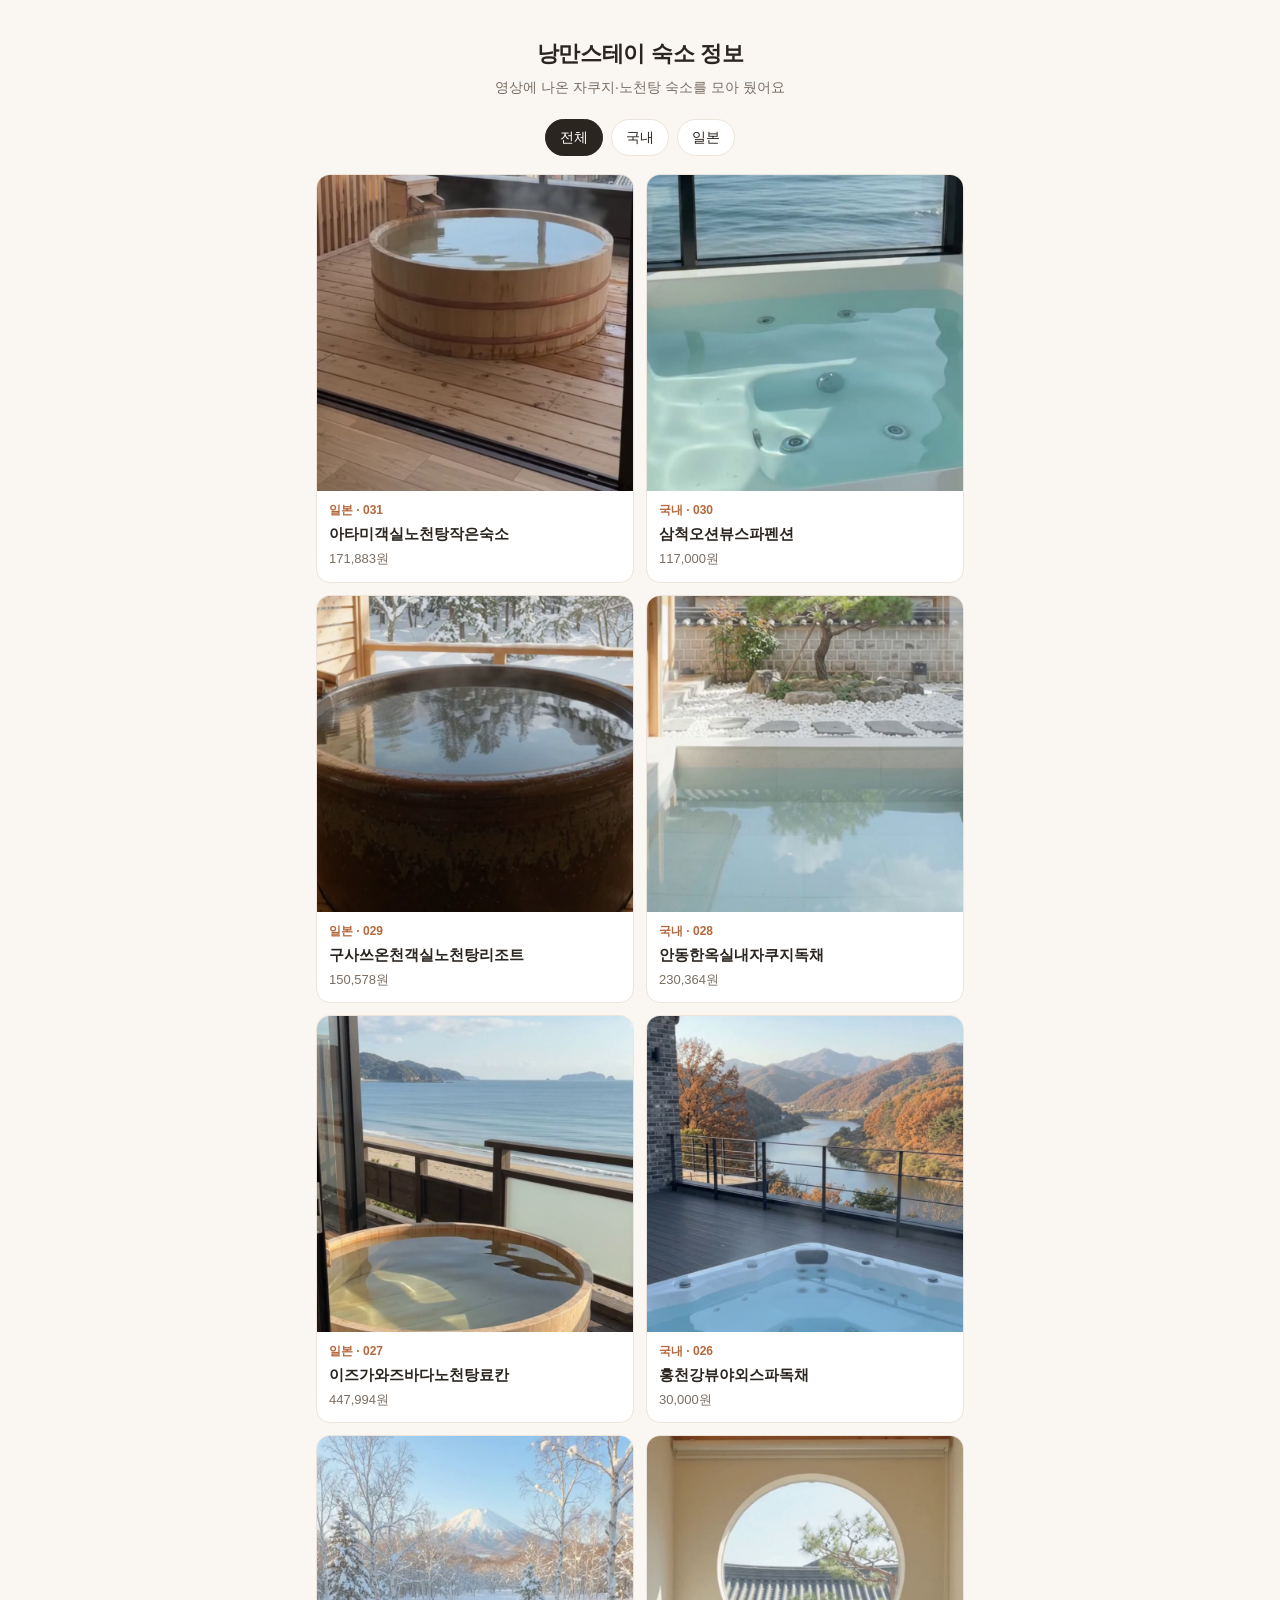
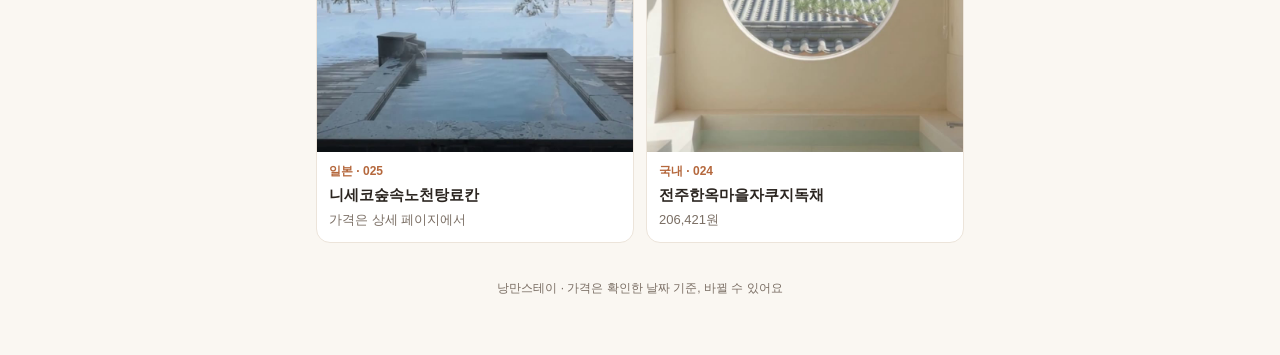
<file: index.html>
<!doctype html><html lang="ko"><head><meta charset="utf-8"><meta name="viewport" content="width=device-width,initial-scale=1"><title>낭만스테이 숙소 정보</title><link rel="stylesheet" href="style.css"></head><body><div class="wrap"><header class="top"><h1>낭만스테이 숙소 정보</h1><p>영상에 나온 자쿠지·노천탕 숙소를 모아 뒀어요</p></header><div class="filters"><button class="on" data-f="all">전체</button><button data-f="kr">국내</button><button data-f="jp">일본</button></div><div class="grid"><a class="card" data-c="jp" href="031.html"><img src="031.jpg" alt="" loading="lazy"><div class="t"><div class="no">일본 · 031</div><div class="nm">아타미객실노천탕작은숙소</div><div class="pr">171,883원</div></div></a><a class="card" data-c="kr" href="030.html"><img src="030.jpg" alt="" loading="lazy"><div class="t"><div class="no">국내 · 030</div><div class="nm">삼척오션뷰스파펜션</div><div class="pr">117,000원</div></div></a><a class="card" data-c="jp" href="029.html"><img src="029.jpg" alt="" loading="lazy"><div class="t"><div class="no">일본 · 029</div><div class="nm">구사쓰온천객실노천탕리조트</div><div class="pr">150,578원</div></div></a><a class="card" data-c="kr" href="028.html"><img src="028.jpg" alt="" loading="lazy"><div class="t"><div class="no">국내 · 028</div><div class="nm">안동한옥실내자쿠지독채</div><div class="pr">230,364원</div></div></a><a class="card" data-c="jp" href="027.html"><img src="027.jpg" alt="" loading="lazy"><div class="t"><div class="no">일본 · 027</div><div class="nm">이즈가와즈바다노천탕료칸</div><div class="pr">447,994원</div></div></a><a class="card" data-c="kr" href="026.html"><img src="026.jpg" alt="" loading="lazy"><div class="t"><div class="no">국내 · 026</div><div class="nm">홍천강뷰야외스파독채</div><div class="pr">30,000원</div></div></a><a class="card" data-c="jp" href="025.html"><img src="025.jpg" alt="" loading="lazy"><div class="t"><div class="no">일본 · 025</div><div class="nm">니세코숲속노천탕료칸</div><div class="pr">가격은 상세 페이지에서</div></div></a><a class="card" data-c="kr" href="024.html"><img src="024.jpg" alt="" loading="lazy"><div class="t"><div class="no">국내 · 024</div><div class="nm">전주한옥마을자쿠지독채</div><div class="pr">206,421원</div></div></a></div><footer>낭만스테이 · 가격은 확인한 날짜 기준, 바뀔 수 있어요</footer></div><script>document.querySelectorAll(".filters button").forEach(b=>b.onclick=()=>{document.querySelectorAll(".filters button").forEach(x=>x.classList.remove("on"));b.classList.add("on");document.querySelectorAll(".card").forEach(c=>c.hidden=!(b.dataset.f=="all"||c.dataset.c==b.dataset.f))})</script></body></html>
</file>
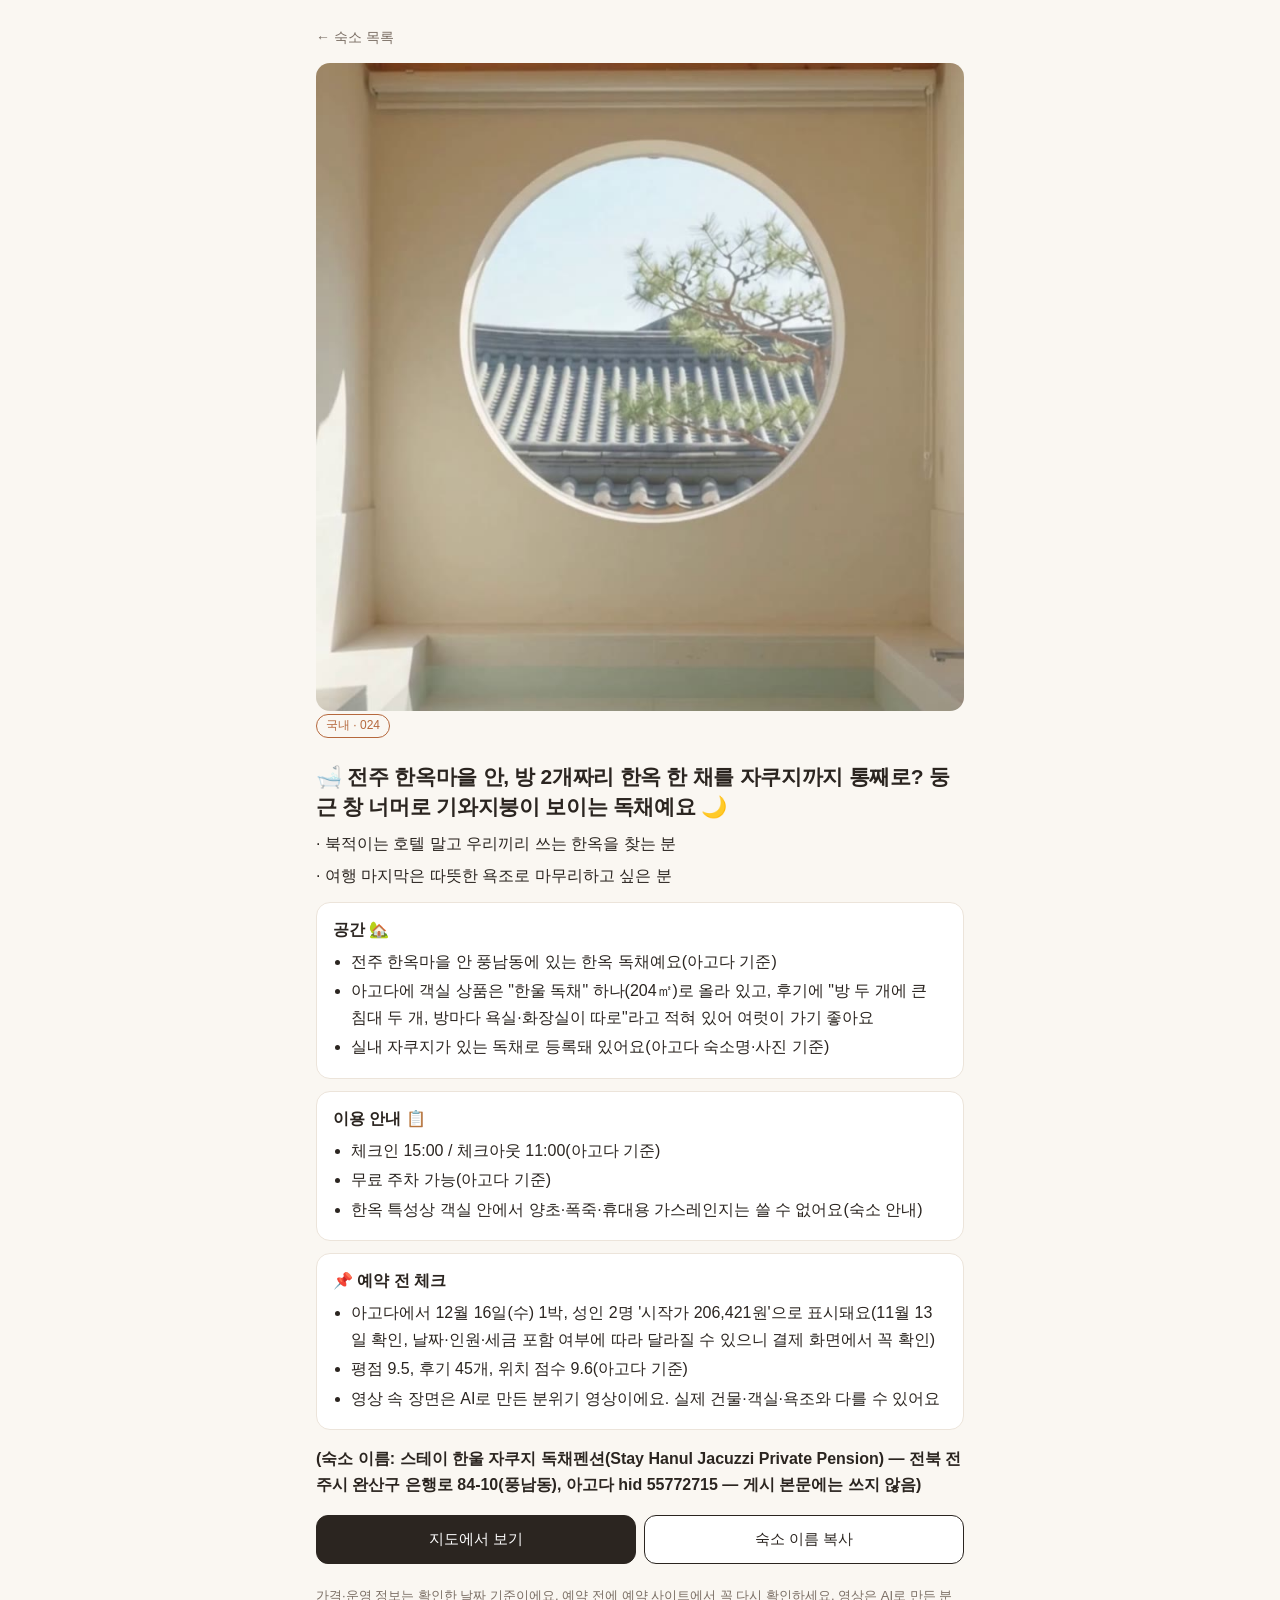
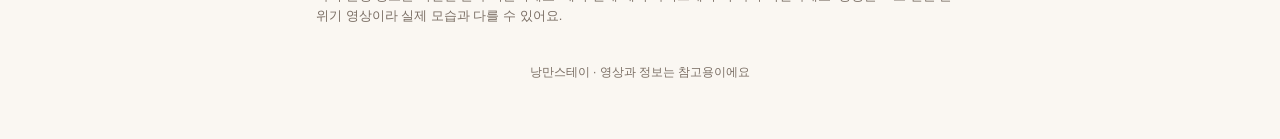
<file: 024.html>
<!doctype html><html lang="ko"><head><meta charset="utf-8"><meta name="viewport" content="width=device-width,initial-scale=1"><title>전주한옥마을자쿠지독채</title><link rel="stylesheet" href="style.css"></head><body><div class="wrap"><a class="back" href="./">← 숙소 목록</a><img class="hero" src="024.jpg" alt=""><div class="detail"><span class="tag">국내 · 024</span><h1>🛁 전주 한옥마을 안, 방 2개짜리 한옥 한 채를 자쿠지까지 통째로? 둥근 창 너머로 기와지붕이 보이는 독채예요 🌙</h1><div class="lead"><p>· 북적이는 호텔 말고 우리끼리 쓰는 한옥을 찾는 분</p><p>· 여행 마지막은 따뜻한 욕조로 마무리하고 싶은 분</p></div><div class="sec"><h2>공간 🏡</h2><ul><li>전주 한옥마을 안 풍남동에 있는 한옥 독채예요(아고다 기준)</li><li>아고다에 객실 상품은 &quot;한울 독채&quot; 하나(204㎡)로 올라 있고, 후기에 &quot;방 두 개에 큰 침대 두 개, 방마다 욕실·화장실이 따로&quot;라고 적혀 있어 여럿이 가기 좋아요</li><li>실내 자쿠지가 있는 독채로 등록돼 있어요(아고다 숙소명·사진 기준)</li></ul></div><div class="sec"><h2>이용 안내 📋</h2><ul><li>체크인 15:00 / 체크아웃 11:00(아고다 기준)</li><li>무료 주차 가능(아고다 기준)</li><li>한옥 특성상 객실 안에서 양초·폭죽·휴대용 가스레인지는 쓸 수 없어요(숙소 안내)</li></ul></div><div class="sec"><h2>📌 예약 전 체크</h2><ul><li>아고다에서 12월 16일(수) 1박, 성인 2명 &#x27;시작가 206,421원&#x27;으로 표시돼요(11월 13일 확인, 날짜·인원·세금 포함 여부에 따라 달라질 수 있으니 결제 화면에서 꼭 확인)</li><li>평점 9.5, 후기 45개, 위치 점수 9.6(아고다 기준)</li><li>영상 속 장면은 AI로 만든 분위기 영상이에요. 실제 건물·객실·욕조와 다를 수 있어요</li></ul></div><p class="close">(숙소 이름: 스테이 한울 자쿠지 독채펜션(Stay Hanul Jacuzzi Private Pension) — 전북 전주시 완산구 은행로 84-10(풍남동), 아고다 hid 55772715 — 게시 본문에는 쓰지 않음)</p><div class="btns"><a class="main" href="https://www.google.com/maps/search/?api=1&query=%EC%A0%84%EC%A3%BC%20%ED%95%9C%EC%98%A5%EB%A7%88%EC%9D%84%20%ED%95%9C%EC%9A%B8%20%EB%8F%85%EC%B1%84" target="_blank" rel="noopener">지도에서 보기</a><button onclick="navigator.clipboard.writeText(this.dataset.n);this.textContent='복사했어요'" data-n="전주 한옥마을 한울 독채">숙소 이름 복사</button></div><p class="note">가격·운영 정보는 확인한 날짜 기준이에요. 예약 전에 예약 사이트에서 꼭 다시 확인하세요. 영상은 AI로 만든 분위기 영상이라 실제 모습과 다를 수 있어요.</p></div><footer>낭만스테이 · 영상과 정보는 참고용이에요</footer></div></body></html>
</file>
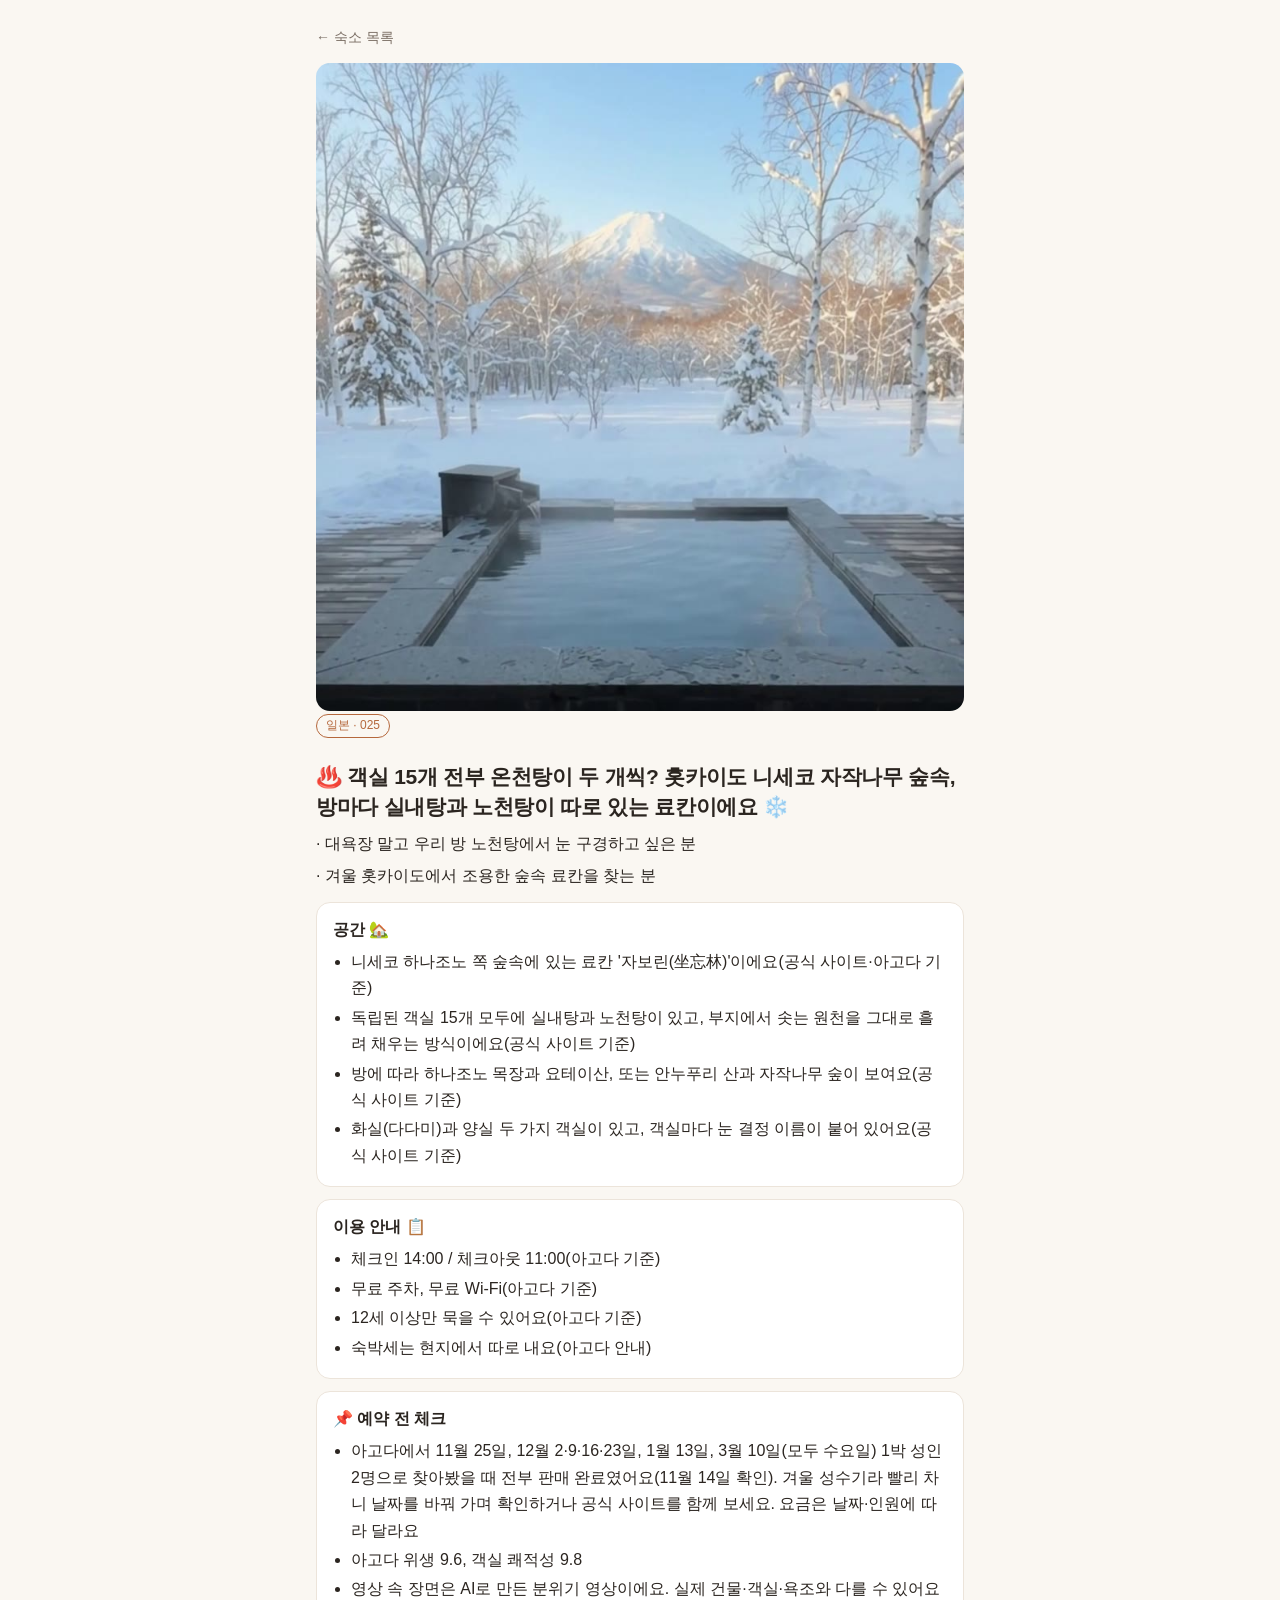
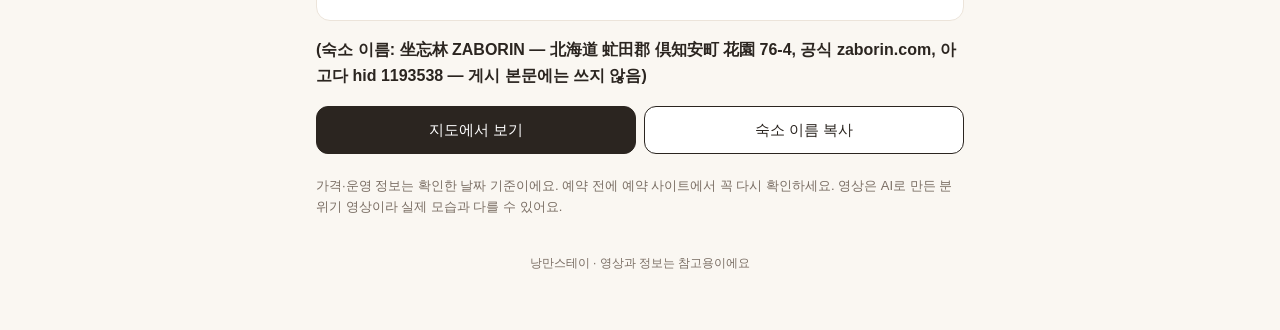
<file: 025.html>
<!doctype html><html lang="ko"><head><meta charset="utf-8"><meta name="viewport" content="width=device-width,initial-scale=1"><title>니세코숲속노천탕료칸</title><link rel="stylesheet" href="style.css"></head><body><div class="wrap"><a class="back" href="./">← 숙소 목록</a><img class="hero" src="025.jpg" alt=""><div class="detail"><span class="tag">일본 · 025</span><h1>♨️ 객실 15개 전부 온천탕이 두 개씩? 홋카이도 니세코 자작나무 숲속, 방마다 실내탕과 노천탕이 따로 있는 료칸이에요 ❄️</h1><div class="lead"><p>· 대욕장 말고 우리 방 노천탕에서 눈 구경하고 싶은 분</p><p>· 겨울 홋카이도에서 조용한 숲속 료칸을 찾는 분</p></div><div class="sec"><h2>공간 🏡</h2><ul><li>니세코 하나조노 쪽 숲속에 있는 료칸 &#x27;자보린(坐忘林)&#x27;이에요(공식 사이트·아고다 기준)</li><li>독립된 객실 15개 모두에 실내탕과 노천탕이 있고, 부지에서 솟는 원천을 그대로 흘려 채우는 방식이에요(공식 사이트 기준)</li><li>방에 따라 하나조노 목장과 요테이산, 또는 안누푸리 산과 자작나무 숲이 보여요(공식 사이트 기준)</li><li>화실(다다미)과 양실 두 가지 객실이 있고, 객실마다 눈 결정 이름이 붙어 있어요(공식 사이트 기준)</li></ul></div><div class="sec"><h2>이용 안내 📋</h2><ul><li>체크인 14:00 / 체크아웃 11:00(아고다 기준)</li><li>무료 주차, 무료 Wi-Fi(아고다 기준)</li><li>12세 이상만 묵을 수 있어요(아고다 기준)</li><li>숙박세는 현지에서 따로 내요(아고다 안내)</li></ul></div><div class="sec"><h2>📌 예약 전 체크</h2><ul><li>아고다에서 11월 25일, 12월 2·9·16·23일, 1월 13일, 3월 10일(모두 수요일) 1박 성인 2명으로 찾아봤을 때 전부 판매 완료였어요(11월 14일 확인). 겨울 성수기라 빨리 차니 날짜를 바꿔 가며 확인하거나 공식 사이트를 함께 보세요. 요금은 날짜·인원에 따라 달라요</li><li>아고다 위생 9.6, 객실 쾌적성 9.8</li><li>영상 속 장면은 AI로 만든 분위기 영상이에요. 실제 건물·객실·욕조와 다를 수 있어요</li></ul></div><p class="close">(숙소 이름: 坐忘林 ZABORIN — 北海道 虻田郡 倶知安町 花園 76-4, 공식 zaborin.com, 아고다 hid 1193538 — 게시 본문에는 쓰지 않음)</p><div class="btns"><a class="main" href="https://www.google.com/maps/search/?api=1&query=%EC%9E%90%EB%B3%B4%EB%A6%B0%28%E5%9D%90%E5%BF%98%E6%9E%97%29" target="_blank" rel="noopener">지도에서 보기</a><button onclick="navigator.clipboard.writeText(this.dataset.n);this.textContent='복사했어요'" data-n="자보린(坐忘林)">숙소 이름 복사</button></div><p class="note">가격·운영 정보는 확인한 날짜 기준이에요. 예약 전에 예약 사이트에서 꼭 다시 확인하세요. 영상은 AI로 만든 분위기 영상이라 실제 모습과 다를 수 있어요.</p></div><footer>낭만스테이 · 영상과 정보는 참고용이에요</footer></div></body></html>
</file>
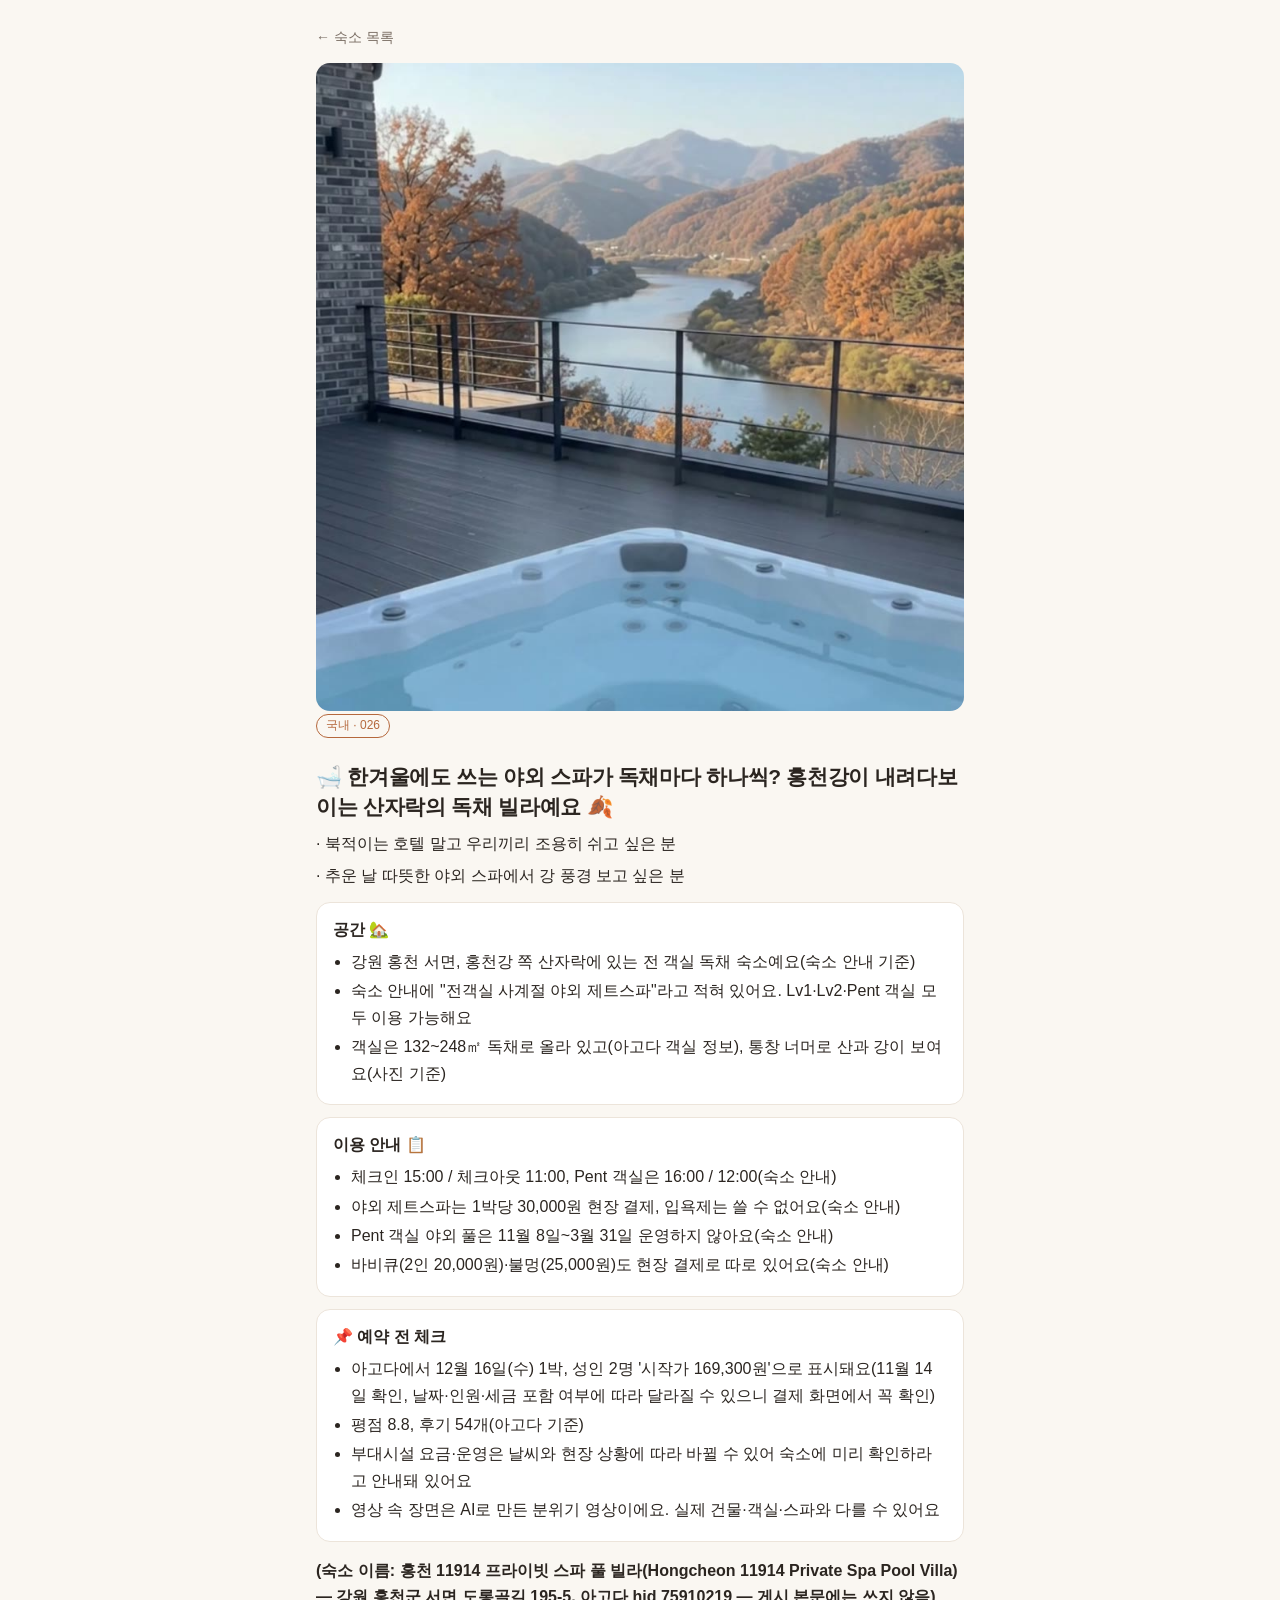
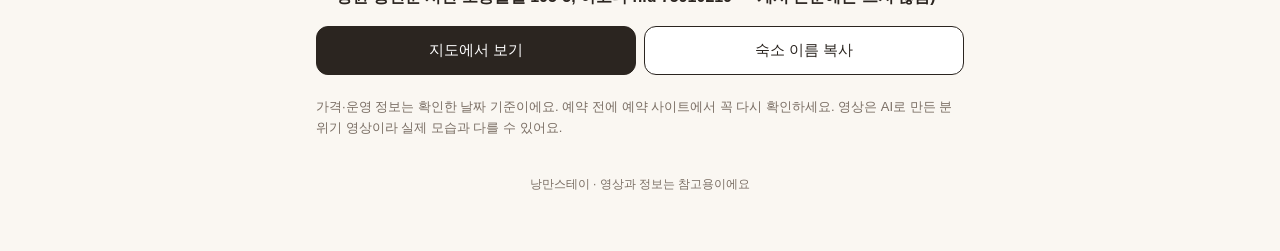
<file: 026.html>
<!doctype html><html lang="ko"><head><meta charset="utf-8"><meta name="viewport" content="width=device-width,initial-scale=1"><title>홍천강뷰야외스파독채</title><link rel="stylesheet" href="style.css"></head><body><div class="wrap"><a class="back" href="./">← 숙소 목록</a><img class="hero" src="026.jpg" alt=""><div class="detail"><span class="tag">국내 · 026</span><h1>🛁 한겨울에도 쓰는 야외 스파가 독채마다 하나씩? 홍천강이 내려다보이는 산자락의 독채 빌라예요 🍂</h1><div class="lead"><p>· 북적이는 호텔 말고 우리끼리 조용히 쉬고 싶은 분</p><p>· 추운 날 따뜻한 야외 스파에서 강 풍경 보고 싶은 분</p></div><div class="sec"><h2>공간 🏡</h2><ul><li>강원 홍천 서면, 홍천강 쪽 산자락에 있는 전 객실 독채 숙소예요(숙소 안내 기준)</li><li>숙소 안내에 &quot;전객실 사계절 야외 제트스파&quot;라고 적혀 있어요. Lv1·Lv2·Pent 객실 모두 이용 가능해요</li><li>객실은 132~248㎡ 독채로 올라 있고(아고다 객실 정보), 통창 너머로 산과 강이 보여요(사진 기준)</li></ul></div><div class="sec"><h2>이용 안내 📋</h2><ul><li>체크인 15:00 / 체크아웃 11:00, Pent 객실은 16:00 / 12:00(숙소 안내)</li><li>야외 제트스파는 1박당 30,000원 현장 결제, 입욕제는 쓸 수 없어요(숙소 안내)</li><li>Pent 객실 야외 풀은 11월 8일~3월 31일 운영하지 않아요(숙소 안내)</li><li>바비큐(2인 20,000원)·불멍(25,000원)도 현장 결제로 따로 있어요(숙소 안내)</li></ul></div><div class="sec"><h2>📌 예약 전 체크</h2><ul><li>아고다에서 12월 16일(수) 1박, 성인 2명 &#x27;시작가 169,300원&#x27;으로 표시돼요(11월 14일 확인, 날짜·인원·세금 포함 여부에 따라 달라질 수 있으니 결제 화면에서 꼭 확인)</li><li>평점 8.8, 후기 54개(아고다 기준)</li><li>부대시설 요금·운영은 날씨와 현장 상황에 따라 바뀔 수 있어 숙소에 미리 확인하라고 안내돼 있어요</li><li>영상 속 장면은 AI로 만든 분위기 영상이에요. 실제 건물·객실·스파와 다를 수 있어요</li></ul></div><p class="close">(숙소 이름: 홍천 11914 프라이빗 스파 풀 빌라(Hongcheon 11914 Private Spa Pool Villa) — 강원 홍천군 서면 도롱골길 195-5, 아고다 hid 75910219 — 게시 본문에는 쓰지 않음)</p><div class="btns"><a class="main" href="https://www.google.com/maps/search/?api=1&query=%ED%99%8D%EC%B2%9C%2011914%20%ED%94%84%EB%9D%BC%EC%9D%B4%EB%B9%97%20%EC%8A%A4%ED%8C%8C%20%ED%92%80%20%EB%B9%8C%EB%9D%BC" target="_blank" rel="noopener">지도에서 보기</a><button onclick="navigator.clipboard.writeText(this.dataset.n);this.textContent='복사했어요'" data-n="홍천 11914 프라이빗 스파 풀 빌라">숙소 이름 복사</button></div><p class="note">가격·운영 정보는 확인한 날짜 기준이에요. 예약 전에 예약 사이트에서 꼭 다시 확인하세요. 영상은 AI로 만든 분위기 영상이라 실제 모습과 다를 수 있어요.</p></div><footer>낭만스테이 · 영상과 정보는 참고용이에요</footer></div></body></html>
</file>
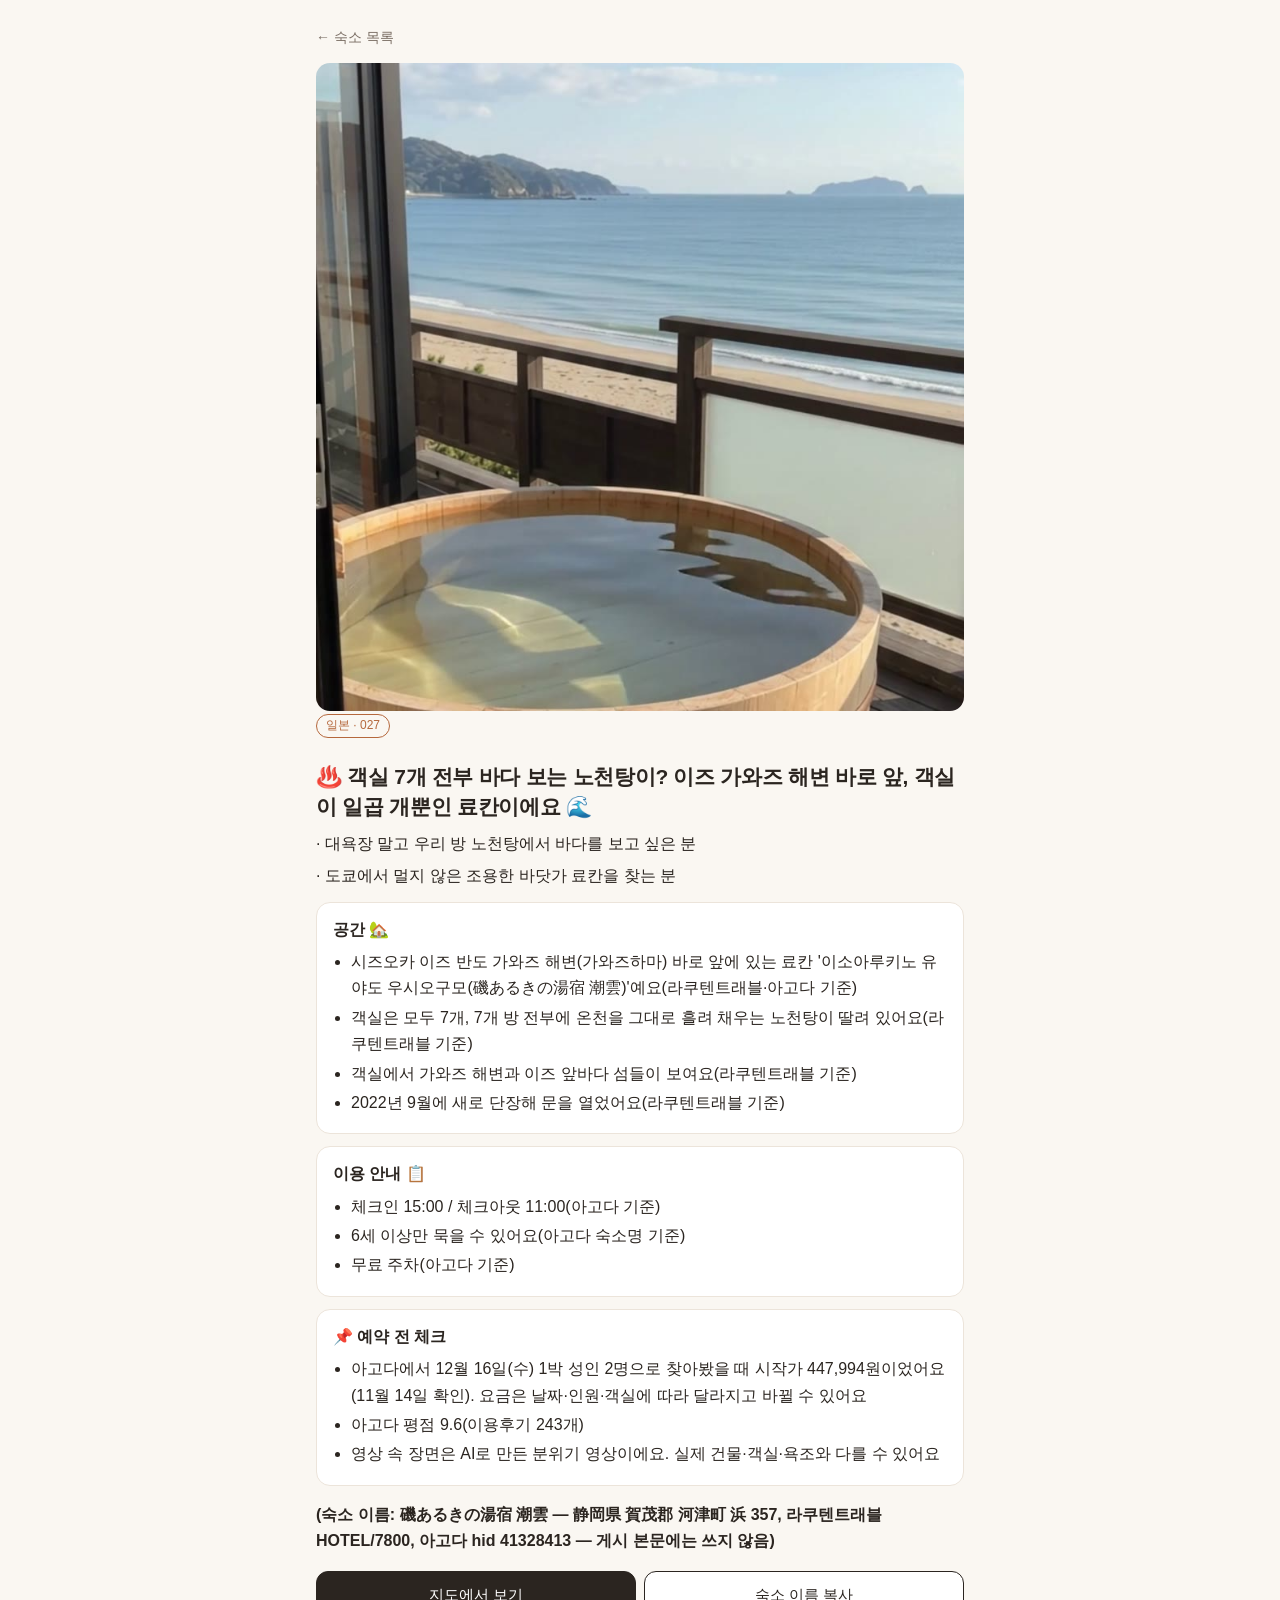
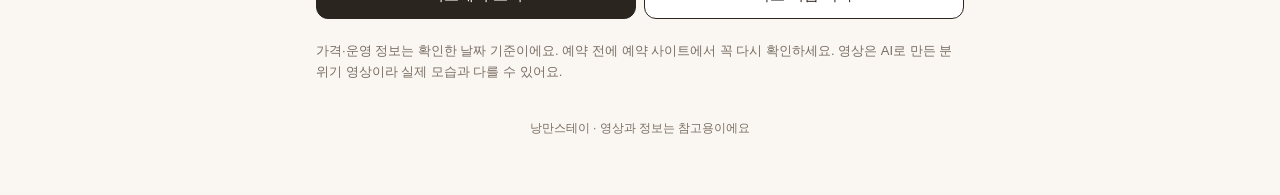
<file: 027.html>
<!doctype html><html lang="ko"><head><meta charset="utf-8"><meta name="viewport" content="width=device-width,initial-scale=1"><title>이즈가와즈바다노천탕료칸</title><link rel="stylesheet" href="style.css"></head><body><div class="wrap"><a class="back" href="./">← 숙소 목록</a><img class="hero" src="027.jpg" alt=""><div class="detail"><span class="tag">일본 · 027</span><h1>♨️ 객실 7개 전부 바다 보는 노천탕이? 이즈 가와즈 해변 바로 앞, 객실이 일곱 개뿐인 료칸이에요 🌊</h1><div class="lead"><p>· 대욕장 말고 우리 방 노천탕에서 바다를 보고 싶은 분</p><p>· 도쿄에서 멀지 않은 조용한 바닷가 료칸을 찾는 분</p></div><div class="sec"><h2>공간 🏡</h2><ul><li>시즈오카 이즈 반도 가와즈 해변(가와즈하마) 바로 앞에 있는 료칸 &#x27;이소아루키노 유야도 우시오구모(磯あるきの湯宿 潮雲)&#x27;예요(라쿠텐트래블·아고다 기준)</li><li>객실은 모두 7개, 7개 방 전부에 온천을 그대로 흘려 채우는 노천탕이 딸려 있어요(라쿠텐트래블 기준)</li><li>객실에서 가와즈 해변과 이즈 앞바다 섬들이 보여요(라쿠텐트래블 기준)</li><li>2022년 9월에 새로 단장해 문을 열었어요(라쿠텐트래블 기준)</li></ul></div><div class="sec"><h2>이용 안내 📋</h2><ul><li>체크인 15:00 / 체크아웃 11:00(아고다 기준)</li><li>6세 이상만 묵을 수 있어요(아고다 숙소명 기준)</li><li>무료 주차(아고다 기준)</li></ul></div><div class="sec"><h2>📌 예약 전 체크</h2><ul><li>아고다에서 12월 16일(수) 1박 성인 2명으로 찾아봤을 때 시작가 447,994원이었어요(11월 14일 확인). 요금은 날짜·인원·객실에 따라 달라지고 바뀔 수 있어요</li><li>아고다 평점 9.6(이용후기 243개)</li><li>영상 속 장면은 AI로 만든 분위기 영상이에요. 실제 건물·객실·욕조와 다를 수 있어요</li></ul></div><p class="close">(숙소 이름: 磯あるきの湯宿 潮雲 — 静岡県 賀茂郡 河津町 浜 357, 라쿠텐트래블 HOTEL/7800, 아고다 hid 41328413 — 게시 본문에는 쓰지 않음)</p><div class="btns"><a class="main" href="https://www.google.com/maps/search/?api=1&query=%EC%9D%B4%EC%86%8C%EC%95%84%EB%A3%A8%ED%82%A4%EB%85%B8%20%EC%9C%A0%EC%95%BC%EB%8F%84%20%EC%9A%B0%EC%8B%9C%EC%98%A4%EA%B5%AC%EB%AA%A8%28%E7%A3%AF%E3%81%82%E3%82%8B%E3%81%8D%E3%81%AE%E6%B9%AF%E5%AE%BF%20%E6%BD%AE%E9%9B%B2%29" target="_blank" rel="noopener">지도에서 보기</a><button onclick="navigator.clipboard.writeText(this.dataset.n);this.textContent='복사했어요'" data-n="이소아루키노 유야도 우시오구모(磯あるきの湯宿 潮雲)">숙소 이름 복사</button></div><p class="note">가격·운영 정보는 확인한 날짜 기준이에요. 예약 전에 예약 사이트에서 꼭 다시 확인하세요. 영상은 AI로 만든 분위기 영상이라 실제 모습과 다를 수 있어요.</p></div><footer>낭만스테이 · 영상과 정보는 참고용이에요</footer></div></body></html>
</file>
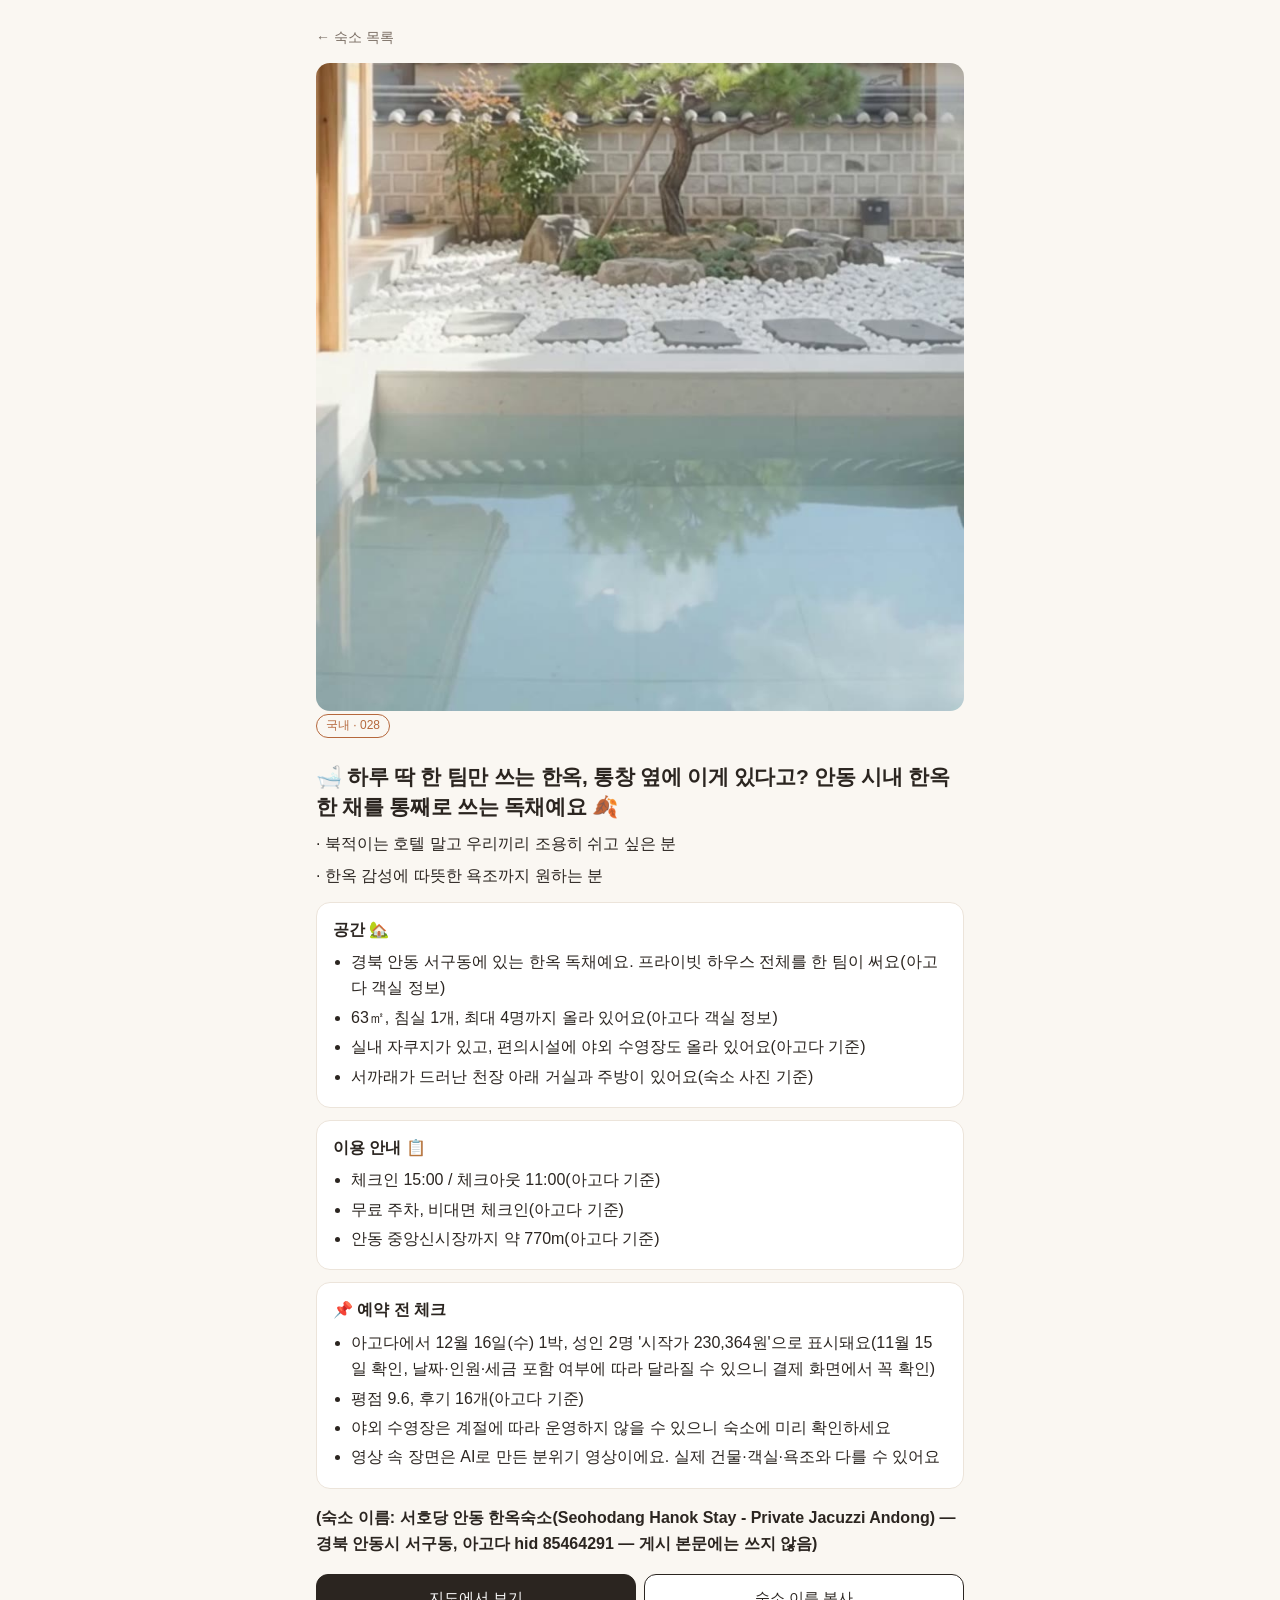
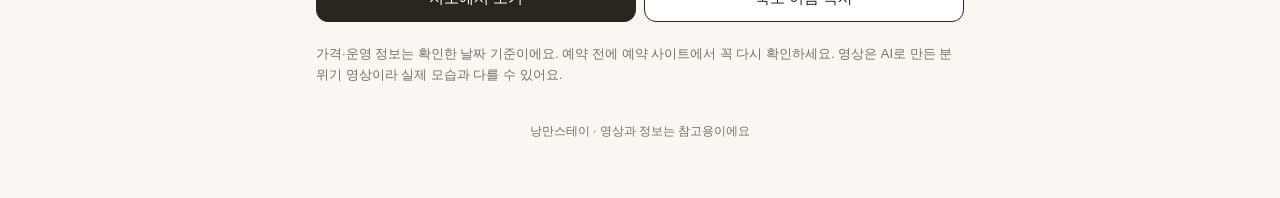
<file: 028.html>
<!doctype html><html lang="ko"><head><meta charset="utf-8"><meta name="viewport" content="width=device-width,initial-scale=1"><title>안동한옥실내자쿠지독채</title><link rel="stylesheet" href="style.css"></head><body><div class="wrap"><a class="back" href="./">← 숙소 목록</a><img class="hero" src="028.jpg" alt=""><div class="detail"><span class="tag">국내 · 028</span><h1>🛁 하루 딱 한 팀만 쓰는 한옥, 통창 옆에 이게 있다고? 안동 시내 한옥 한 채를 통째로 쓰는 독채예요 🍂</h1><div class="lead"><p>· 북적이는 호텔 말고 우리끼리 조용히 쉬고 싶은 분</p><p>· 한옥 감성에 따뜻한 욕조까지 원하는 분</p></div><div class="sec"><h2>공간 🏡</h2><ul><li>경북 안동 서구동에 있는 한옥 독채예요. 프라이빗 하우스 전체를 한 팀이 써요(아고다 객실 정보)</li><li>63㎡, 침실 1개, 최대 4명까지 올라 있어요(아고다 객실 정보)</li><li>실내 자쿠지가 있고, 편의시설에 야외 수영장도 올라 있어요(아고다 기준)</li><li>서까래가 드러난 천장 아래 거실과 주방이 있어요(숙소 사진 기준)</li></ul></div><div class="sec"><h2>이용 안내 📋</h2><ul><li>체크인 15:00 / 체크아웃 11:00(아고다 기준)</li><li>무료 주차, 비대면 체크인(아고다 기준)</li><li>안동 중앙신시장까지 약 770m(아고다 기준)</li></ul></div><div class="sec"><h2>📌 예약 전 체크</h2><ul><li>아고다에서 12월 16일(수) 1박, 성인 2명 &#x27;시작가 230,364원&#x27;으로 표시돼요(11월 15일 확인, 날짜·인원·세금 포함 여부에 따라 달라질 수 있으니 결제 화면에서 꼭 확인)</li><li>평점 9.6, 후기 16개(아고다 기준)</li><li>야외 수영장은 계절에 따라 운영하지 않을 수 있으니 숙소에 미리 확인하세요</li><li>영상 속 장면은 AI로 만든 분위기 영상이에요. 실제 건물·객실·욕조와 다를 수 있어요</li></ul></div><p class="close">(숙소 이름: 서호당 안동 한옥숙소(Seohodang Hanok Stay - Private Jacuzzi Andong) — 경북 안동시 서구동, 아고다 hid 85464291 — 게시 본문에는 쓰지 않음)</p><div class="btns"><a class="main" href="https://www.google.com/maps/search/?api=1&query=%EC%84%9C%ED%98%B8%EB%8B%B9%20%ED%95%9C%EC%98%A5%20%EB%8F%85%EC%B1%84%28Seohodang%20Hanok%20Stay%29" target="_blank" rel="noopener">지도에서 보기</a><button onclick="navigator.clipboard.writeText(this.dataset.n);this.textContent='복사했어요'" data-n="서호당 한옥 독채(Seohodang Hanok Stay)">숙소 이름 복사</button></div><p class="note">가격·운영 정보는 확인한 날짜 기준이에요. 예약 전에 예약 사이트에서 꼭 다시 확인하세요. 영상은 AI로 만든 분위기 영상이라 실제 모습과 다를 수 있어요.</p></div><footer>낭만스테이 · 영상과 정보는 참고용이에요</footer></div></body></html>
</file>
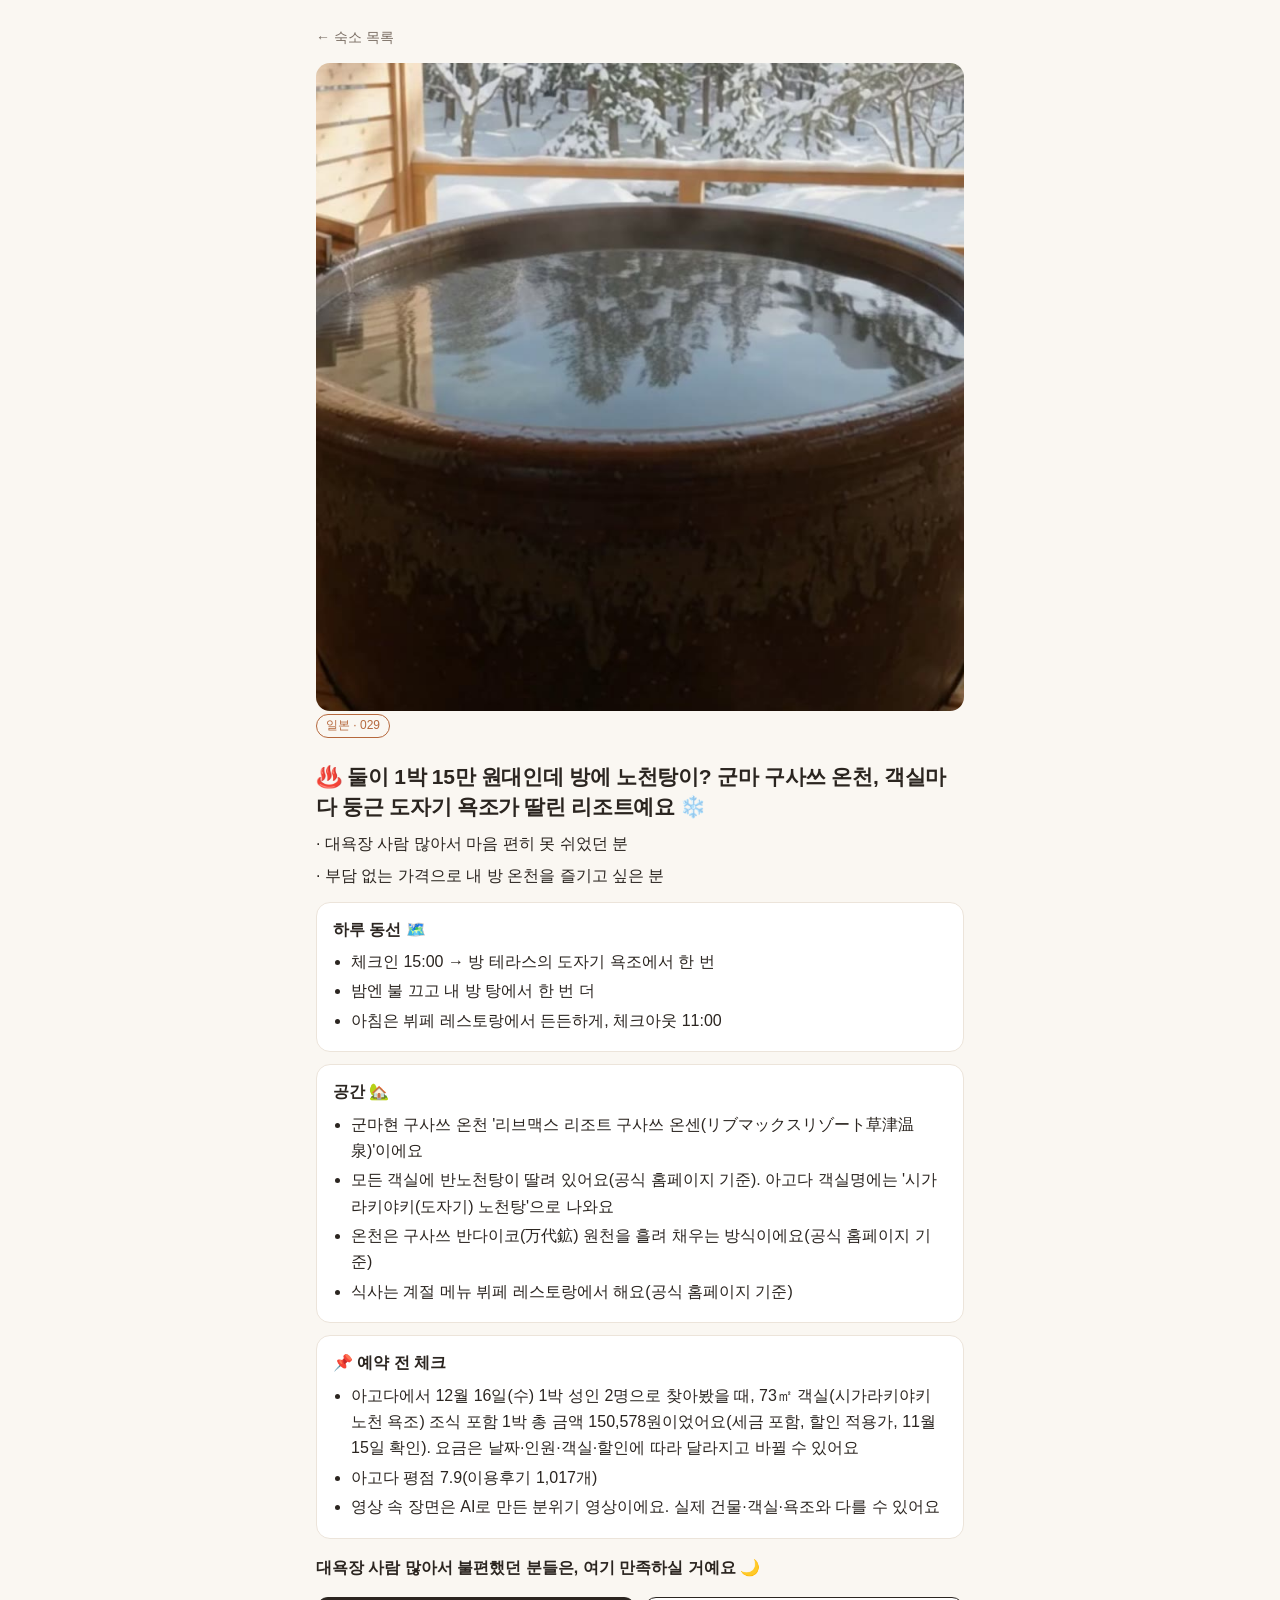
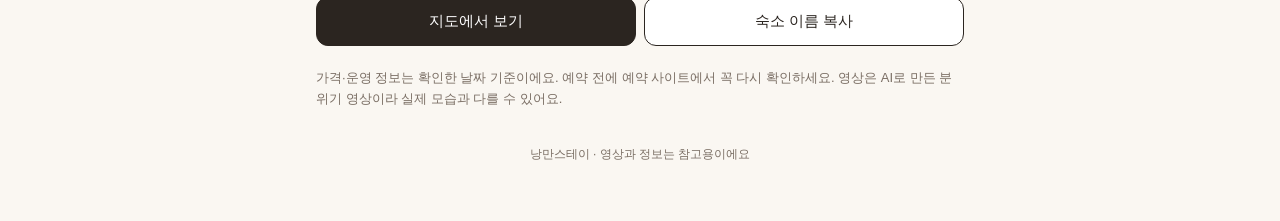
<file: 029.html>
<!doctype html><html lang="ko"><head><meta charset="utf-8"><meta name="viewport" content="width=device-width,initial-scale=1"><title>구사쓰온천객실노천탕리조트</title><link rel="stylesheet" href="style.css"></head><body><div class="wrap"><a class="back" href="./">← 숙소 목록</a><img class="hero" src="029.jpg" alt=""><div class="detail"><span class="tag">일본 · 029</span><h1>♨️ 둘이 1박 15만 원대인데 방에 노천탕이? 군마 구사쓰 온천, 객실마다 둥근 도자기 욕조가 딸린 리조트예요 ❄️</h1><div class="lead"><p>· 대욕장 사람 많아서 마음 편히 못 쉬었던 분</p><p>· 부담 없는 가격으로 내 방 온천을 즐기고 싶은 분</p></div><div class="sec"><h2>하루 동선 🗺️</h2><ul><li>체크인 15:00 → 방 테라스의 도자기 욕조에서 한 번</li><li>밤엔 불 끄고 내 방 탕에서 한 번 더</li><li>아침은 뷔페 레스토랑에서 든든하게, 체크아웃 11:00</li></ul></div><div class="sec"><h2>공간 🏡</h2><ul><li>군마현 구사쓰 온천 &#x27;리브맥스 리조트 구사쓰 온센(リブマックスリゾート草津温泉)&#x27;이에요</li><li>모든 객실에 반노천탕이 딸려 있어요(공식 홈페이지 기준). 아고다 객실명에는 &#x27;시가라키야키(도자기) 노천탕&#x27;으로 나와요</li><li>온천은 구사쓰 반다이코(万代鉱) 원천을 흘려 채우는 방식이에요(공식 홈페이지 기준)</li><li>식사는 계절 메뉴 뷔페 레스토랑에서 해요(공식 홈페이지 기준)</li></ul></div><div class="sec"><h2>📌 예약 전 체크</h2><ul><li>아고다에서 12월 16일(수) 1박 성인 2명으로 찾아봤을 때, 73㎡ 객실(시가라키야키 노천 욕조) 조식 포함 1박 총 금액 150,578원이었어요(세금 포함, 할인 적용가, 11월 15일 확인). 요금은 날짜·인원·객실·할인에 따라 달라지고 바뀔 수 있어요</li><li>아고다 평점 7.9(이용후기 1,017개)</li><li>영상 속 장면은 AI로 만든 분위기 영상이에요. 실제 건물·객실·욕조와 다를 수 있어요</li></ul></div><p class="close">대욕장 사람 많아서 불편했던 분들은, 여기 만족하실 거예요 🌙</p><div class="btns"><a class="main" href="https://www.google.com/maps/search/?api=1&query=%EB%A6%AC%EB%B8%8C%EB%A7%A5%EC%8A%A4%20%EB%A6%AC%EC%A1%B0%ED%8A%B8%20%EA%B5%AC%EC%82%AC%EC%93%B0%20%EC%98%A8%EC%84%BC%28%E3%83%AA%E3%83%96%E3%83%9E%E3%83%83%E3%82%AF%E3%82%B9%E3%83%AA%E3%82%BE%E3%83%BC%E3%83%88%E8%8D%89%E6%B4%A5%E6%B8%A9%E6%B3%89%29" target="_blank" rel="noopener">지도에서 보기</a><button onclick="navigator.clipboard.writeText(this.dataset.n);this.textContent='복사했어요'" data-n="리브맥스 리조트 구사쓰 온센(リブマックスリゾート草津温泉)">숙소 이름 복사</button></div><p class="note">가격·운영 정보는 확인한 날짜 기준이에요. 예약 전에 예약 사이트에서 꼭 다시 확인하세요. 영상은 AI로 만든 분위기 영상이라 실제 모습과 다를 수 있어요.</p></div><footer>낭만스테이 · 영상과 정보는 참고용이에요</footer></div></body></html>
</file>
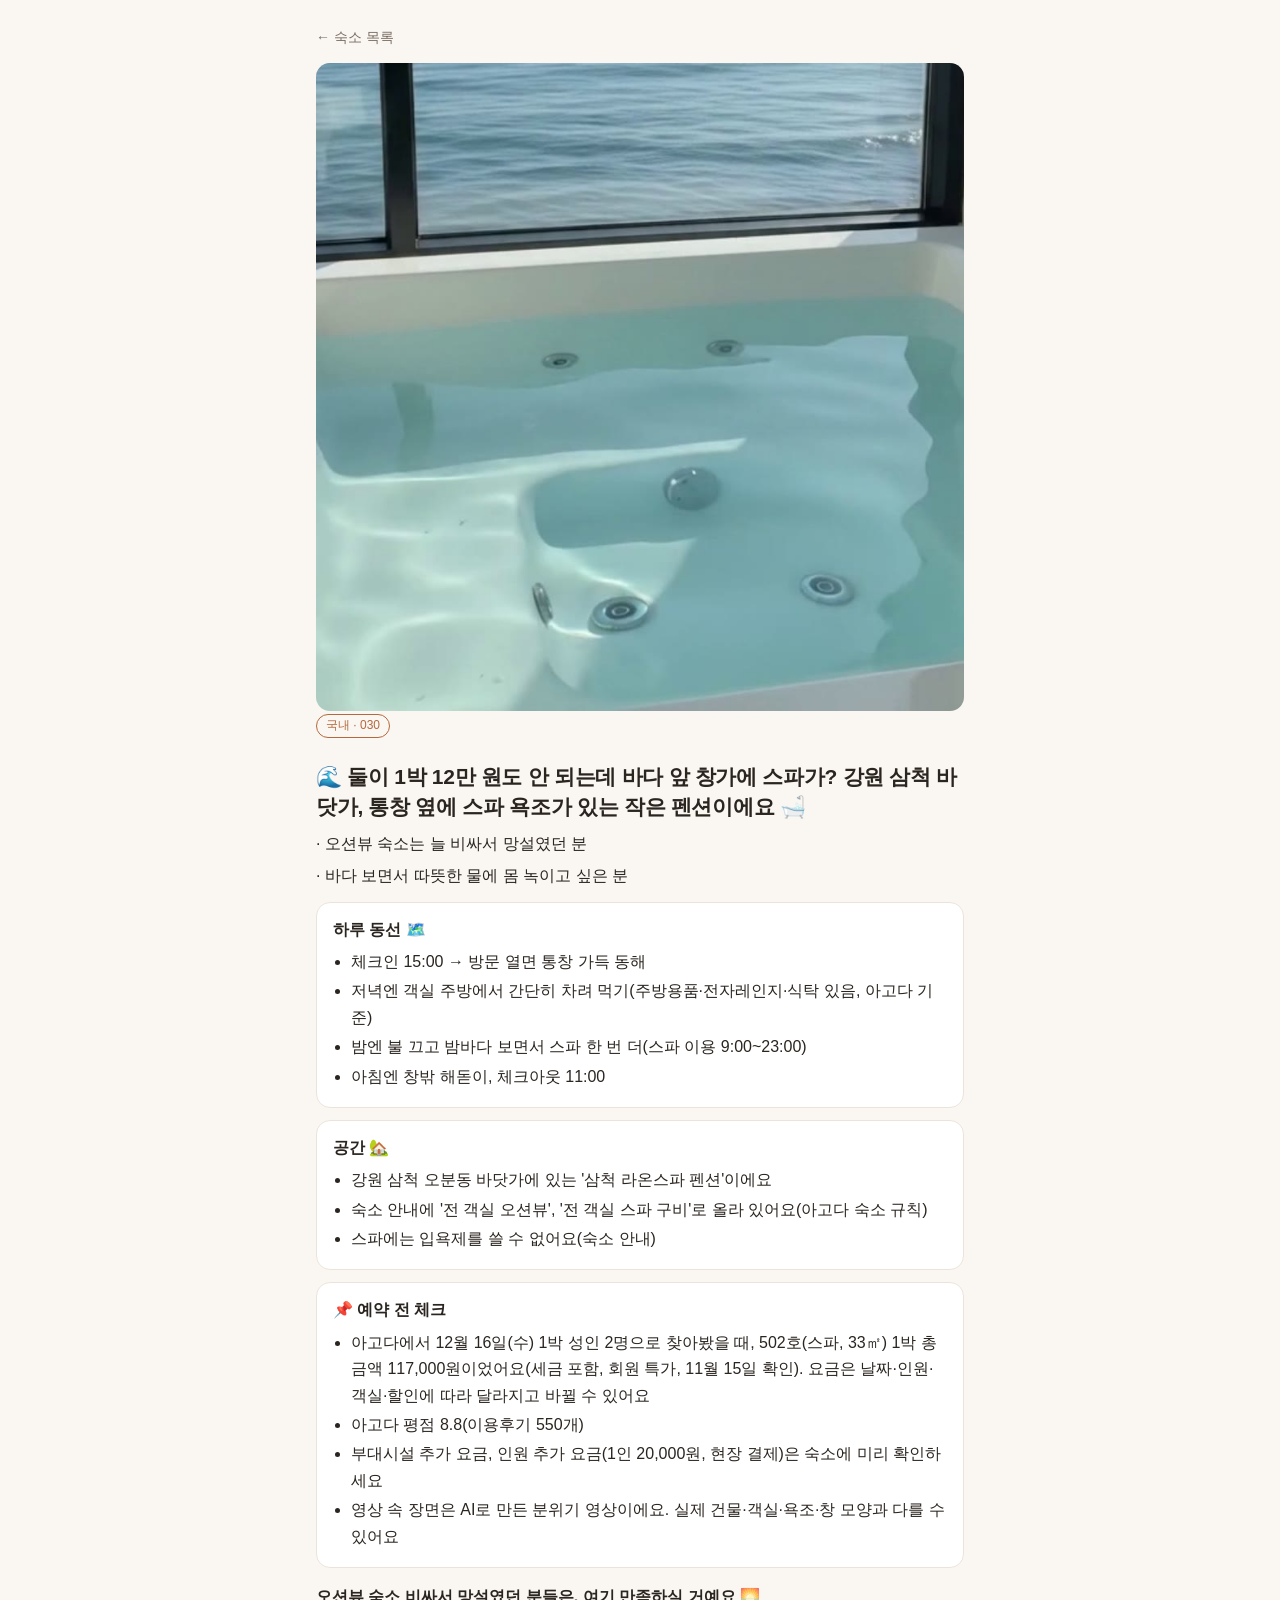
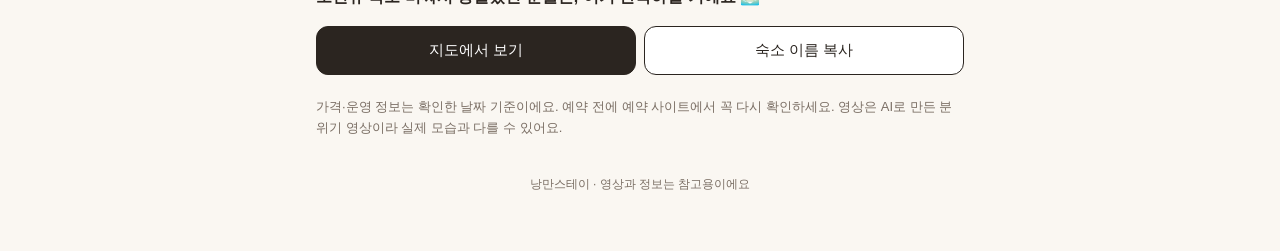
<file: 030.html>
<!doctype html><html lang="ko"><head><meta charset="utf-8"><meta name="viewport" content="width=device-width,initial-scale=1"><title>삼척오션뷰스파펜션</title><link rel="stylesheet" href="style.css"></head><body><div class="wrap"><a class="back" href="./">← 숙소 목록</a><img class="hero" src="030.jpg" alt=""><div class="detail"><span class="tag">국내 · 030</span><h1>🌊 둘이 1박 12만 원도 안 되는데 바다 앞 창가에 스파가? 강원 삼척 바닷가, 통창 옆에 스파 욕조가 있는 작은 펜션이에요 🛁</h1><div class="lead"><p>· 오션뷰 숙소는 늘 비싸서 망설였던 분</p><p>· 바다 보면서 따뜻한 물에 몸 녹이고 싶은 분</p></div><div class="sec"><h2>하루 동선 🗺️</h2><ul><li>체크인 15:00 → 방문 열면 통창 가득 동해</li><li>저녁엔 객실 주방에서 간단히 차려 먹기(주방용품·전자레인지·식탁 있음, 아고다 기준)</li><li>밤엔 불 끄고 밤바다 보면서 스파 한 번 더(스파 이용 9:00~23:00)</li><li>아침엔 창밖 해돋이, 체크아웃 11:00</li></ul></div><div class="sec"><h2>공간 🏡</h2><ul><li>강원 삼척 오분동 바닷가에 있는 &#x27;삼척 라온스파 펜션&#x27;이에요</li><li>숙소 안내에 &#x27;전 객실 오션뷰&#x27;, &#x27;전 객실 스파 구비&#x27;로 올라 있어요(아고다 숙소 규칙)</li><li>스파에는 입욕제를 쓸 수 없어요(숙소 안내)</li></ul></div><div class="sec"><h2>📌 예약 전 체크</h2><ul><li>아고다에서 12월 16일(수) 1박 성인 2명으로 찾아봤을 때, 502호(스파, 33㎡) 1박 총 금액 117,000원이었어요(세금 포함, 회원 특가, 11월 15일 확인). 요금은 날짜·인원·객실·할인에 따라 달라지고 바뀔 수 있어요</li><li>아고다 평점 8.8(이용후기 550개)</li><li>부대시설 추가 요금, 인원 추가 요금(1인 20,000원, 현장 결제)은 숙소에 미리 확인하세요</li><li>영상 속 장면은 AI로 만든 분위기 영상이에요. 실제 건물·객실·욕조·창 모양과 다를 수 있어요</li></ul></div><p class="close">오션뷰 숙소 비싸서 망설였던 분들은, 여기 만족하실 거예요 🌅</p><div class="btns"><a class="main" href="https://www.google.com/maps/search/?api=1&query=%EC%82%BC%EC%B2%99%20%EB%9D%BC%EC%98%A8%EC%8A%A4%ED%8C%8C%20%ED%8E%9C%EC%85%98" target="_blank" rel="noopener">지도에서 보기</a><button onclick="navigator.clipboard.writeText(this.dataset.n);this.textContent='복사했어요'" data-n="삼척 라온스파 펜션">숙소 이름 복사</button></div><p class="note">가격·운영 정보는 확인한 날짜 기준이에요. 예약 전에 예약 사이트에서 꼭 다시 확인하세요. 영상은 AI로 만든 분위기 영상이라 실제 모습과 다를 수 있어요.</p></div><footer>낭만스테이 · 영상과 정보는 참고용이에요</footer></div></body></html>
</file>
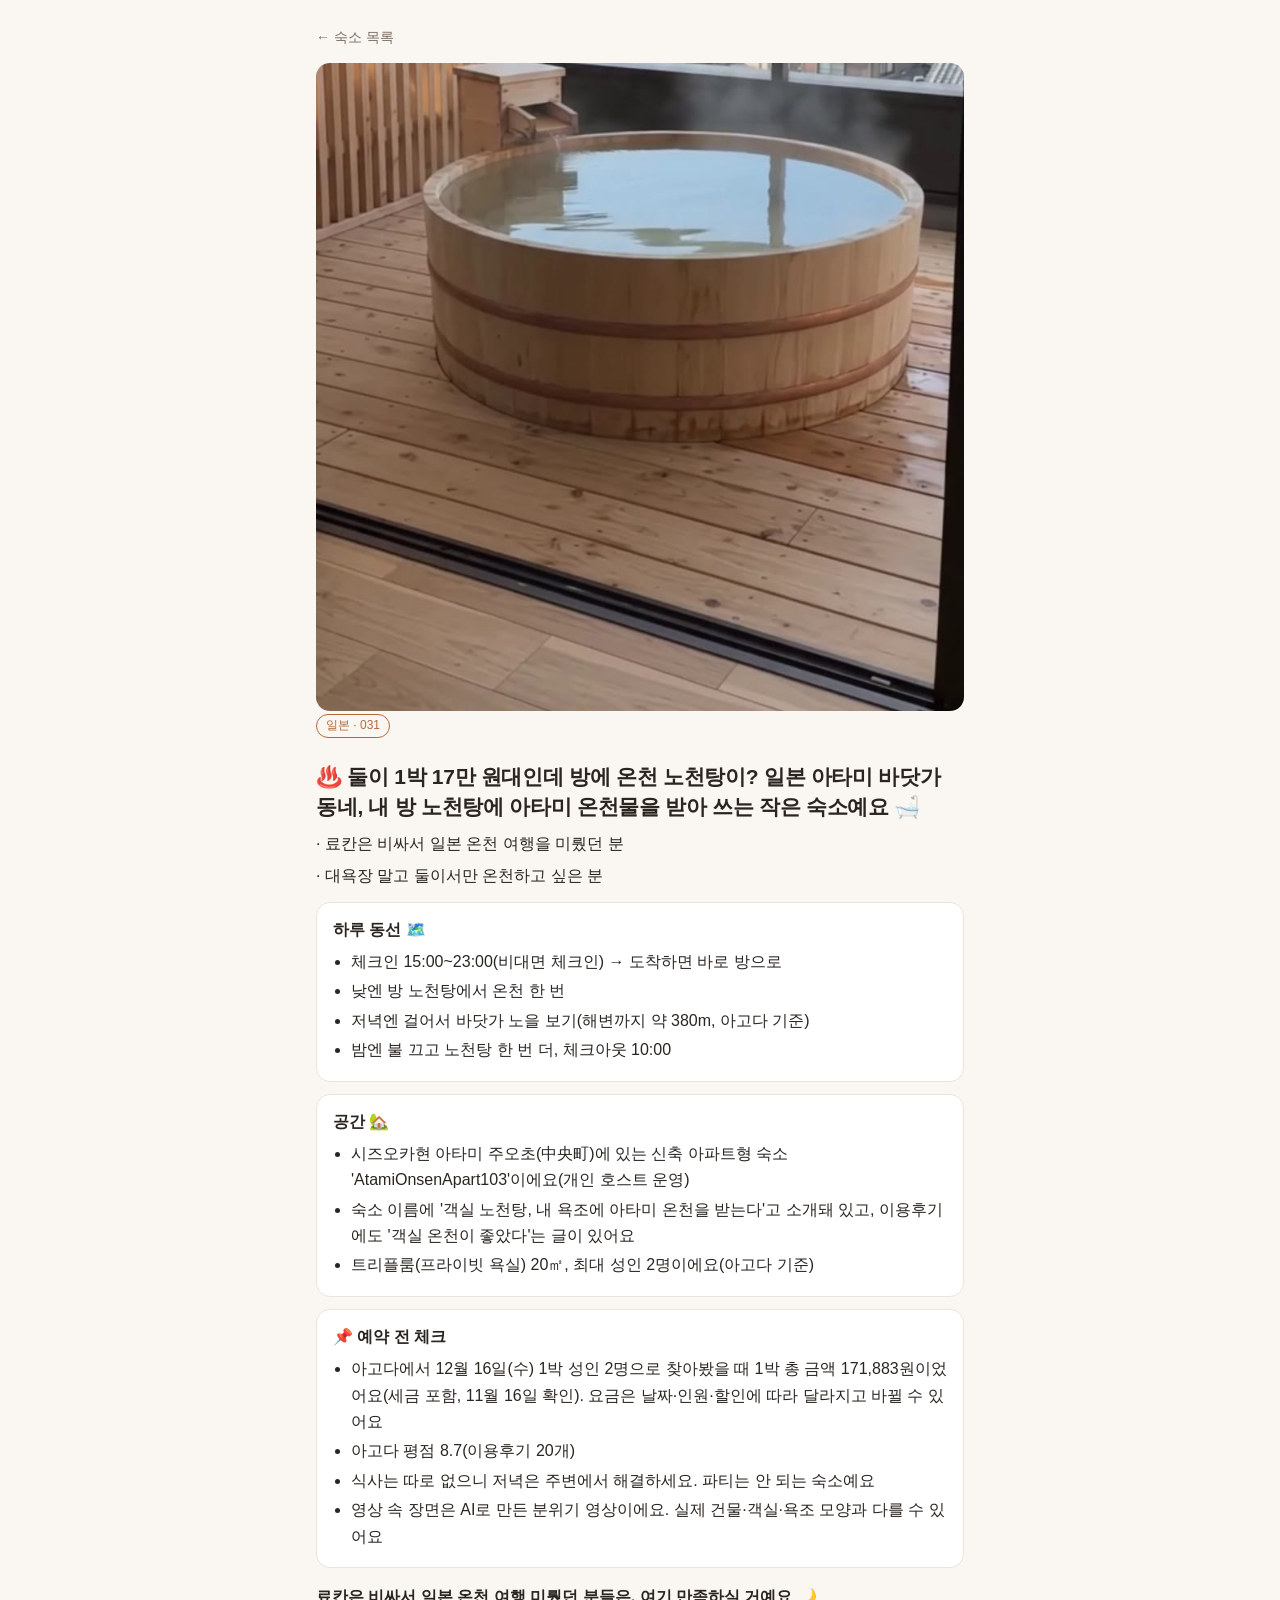
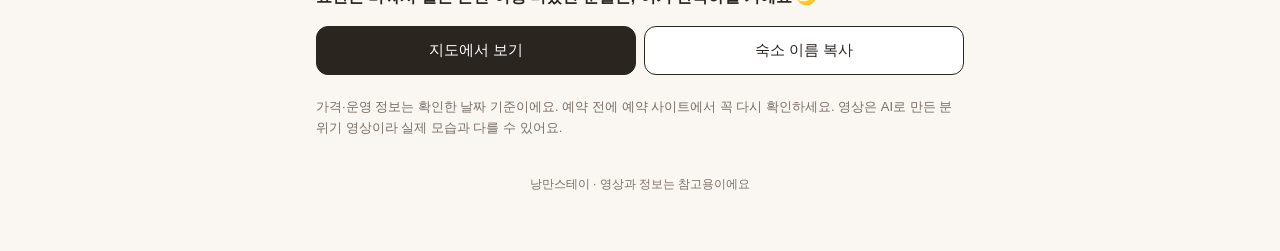
<file: 031.html>
<!doctype html><html lang="ko"><head><meta charset="utf-8"><meta name="viewport" content="width=device-width,initial-scale=1"><title>아타미객실노천탕작은숙소</title><link rel="stylesheet" href="style.css"></head><body><div class="wrap"><a class="back" href="./">← 숙소 목록</a><img class="hero" src="031.jpg" alt=""><div class="detail"><span class="tag">일본 · 031</span><h1>♨️ 둘이 1박 17만 원대인데 방에 온천 노천탕이? 일본 아타미 바닷가 동네, 내 방 노천탕에 아타미 온천물을 받아 쓰는 작은 숙소예요 🛁</h1><div class="lead"><p>· 료칸은 비싸서 일본 온천 여행을 미뤘던 분</p><p>· 대욕장 말고 둘이서만 온천하고 싶은 분</p></div><div class="sec"><h2>하루 동선 🗺️</h2><ul><li>체크인 15:00~23:00(비대면 체크인) → 도착하면 바로 방으로</li><li>낮엔 방 노천탕에서 온천 한 번</li><li>저녁엔 걸어서 바닷가 노을 보기(해변까지 약 380m, 아고다 기준)</li><li>밤엔 불 끄고 노천탕 한 번 더, 체크아웃 10:00</li></ul></div><div class="sec"><h2>공간 🏡</h2><ul><li>시즈오카현 아타미 주오초(中央町)에 있는 신축 아파트형 숙소 &#x27;AtamiOnsenApart103&#x27;이에요(개인 호스트 운영)</li><li>숙소 이름에 &#x27;객실 노천탕, 내 욕조에 아타미 온천을 받는다&#x27;고 소개돼 있고, 이용후기에도 &#x27;객실 온천이 좋았다&#x27;는 글이 있어요</li><li>트리플룸(프라이빗 욕실) 20㎡, 최대 성인 2명이에요(아고다 기준)</li></ul></div><div class="sec"><h2>📌 예약 전 체크</h2><ul><li>아고다에서 12월 16일(수) 1박 성인 2명으로 찾아봤을 때 1박 총 금액 171,883원이었어요(세금 포함, 11월 16일 확인). 요금은 날짜·인원·할인에 따라 달라지고 바뀔 수 있어요</li><li>아고다 평점 8.7(이용후기 20개)</li><li>식사는 따로 없으니 저녁은 주변에서 해결하세요. 파티는 안 되는 숙소예요</li><li>영상 속 장면은 AI로 만든 분위기 영상이에요. 실제 건물·객실·욕조 모양과 다를 수 있어요</li></ul></div><p class="close">료칸은 비싸서 일본 온천 여행 미뤘던 분들은, 여기 만족하실 거예요 🌙</p><div class="btns"><a class="main" href="https://www.google.com/maps/search/?api=1&query=AtamiOnsenApart103" target="_blank" rel="noopener">지도에서 보기</a><button onclick="navigator.clipboard.writeText(this.dataset.n);this.textContent='복사했어요'" data-n="AtamiOnsenApart103">숙소 이름 복사</button></div><p class="note">가격·운영 정보는 확인한 날짜 기준이에요. 예약 전에 예약 사이트에서 꼭 다시 확인하세요. 영상은 AI로 만든 분위기 영상이라 실제 모습과 다를 수 있어요.</p></div><footer>낭만스테이 · 영상과 정보는 참고용이에요</footer></div></body></html>
</file>
<file: style.css>
:root{--bg:#faf7f2;--card:#fff;--ink:#2b2520;--sub:#7a6e64;--line:#ece4da;--accent:#b5683d}
*{box-sizing:border-box}body{margin:0;background:var(--bg);color:var(--ink);font:16px/1.65 -apple-system,BlinkMacSystemFont,"Apple SD Gothic Neo","Malgun Gothic",sans-serif}
.wrap{max-width:680px;margin:0 auto;padding:24px 16px 56px}
header.top{text-align:center;padding:12px 0 20px}
header.top h1{font-size:22px;margin:0 0 4px;letter-spacing:-.3px}
header.top p{margin:0;color:var(--sub);font-size:14px}
.filters{display:flex;gap:8px;justify-content:center;margin:0 0 18px;flex-wrap:wrap}
.filters button{border:1px solid var(--line);background:#fff;border-radius:999px;padding:6px 14px;font:inherit;font-size:14px;color:var(--ink);cursor:pointer}
.filters button.on{background:var(--ink);color:#fff;border-color:var(--ink)}
.grid{display:grid;grid-template-columns:repeat(2,1fr);gap:12px}
.card{background:var(--card);border-radius:14px;overflow:hidden;text-decoration:none;color:inherit;border:1px solid var(--line)}
.card img{width:100%;aspect-ratio:1/1;object-fit:cover;display:block;background:#ddd}
.card .t{padding:10px 12px 12px}.card .no{font-size:12px;color:var(--accent);font-weight:600}
.card .nm{font-size:15px;font-weight:600;margin-top:2px;line-height:1.4}
.card .pr{font-size:13px;color:var(--sub);margin-top:4px}
.back{display:inline-block;margin-bottom:14px;color:var(--sub);text-decoration:none;font-size:14px}
.hero{width:100%;aspect-ratio:1/1;object-fit:cover;border-radius:14px;display:block}
.detail h1{font-size:21px;line-height:1.45;margin:18px 0 8px;letter-spacing:-.3px}
.detail .tag{display:inline-block;font-size:12px;color:var(--accent);border:1px solid var(--accent);border-radius:999px;padding:1px 9px;margin-bottom:6px}
.sec{background:#fff;border:1px solid var(--line);border-radius:14px;padding:14px 16px;margin-top:12px}
.sec h2{font-size:16px;margin:0 0 6px}.sec ul{margin:0;padding-left:18px}.sec li{margin:3px 0}
.lead p{margin:6px 0}.close{margin-top:16px;font-weight:600}
.btns{display:flex;gap:8px;margin-top:16px;flex-wrap:wrap}
.btns a,.btns button{flex:1;min-width:140px;text-align:center;padding:11px 12px;border-radius:12px;text-decoration:none;font:inherit;font-size:15px;border:1px solid var(--ink);background:#fff;color:var(--ink);cursor:pointer}
.btns a.main{background:var(--ink);color:#fff}
.note{font-size:13px;color:var(--sub);margin-top:22px;line-height:1.6}
footer{text-align:center;color:var(--sub);font-size:12px;margin-top:36px}
@media (max-width:380px){.grid{grid-template-columns:1fr}}
</file>
